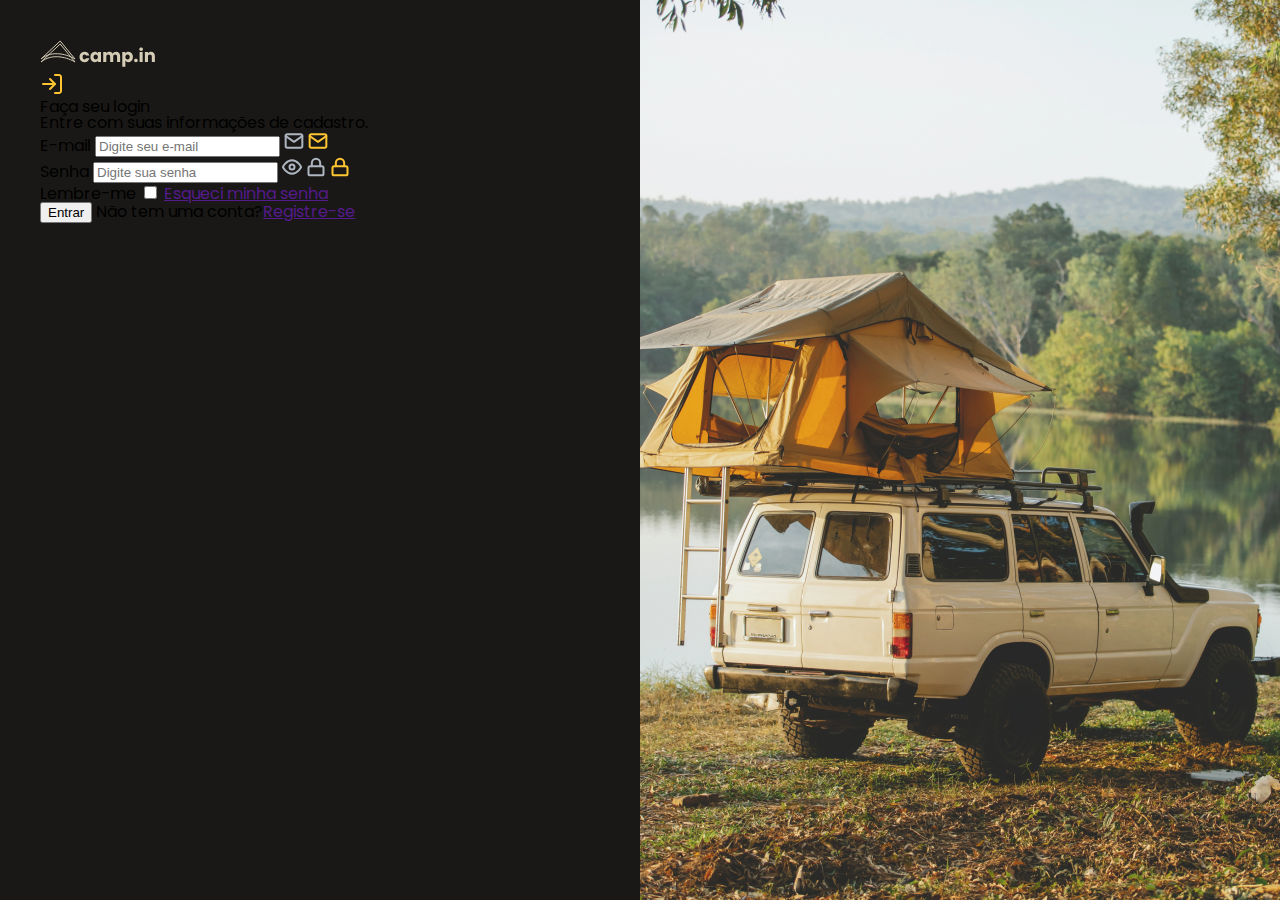
<file: challenges/login-form/index.html>
<!DOCTYPE html>
<html lang="pt-br">
<head>
	<meta charset="UTF-8">
	<meta name="viewport" content="width=device-width, initial-scale=1.0">
	<title>Login Form</title>
	<link rel="stylesheet" href="css/styles.css">
</head>
<body>
	<div class="container">
		<div class="container__main">
			<header class="header">
				<img src="assets/logo.svg" alt="Logo">
			</header>
			<main class="main">
				<img src="assets/log-in.svg" alt="Log-in icon">
				<h1>Faça seu login</h1>
				<p>Entre com suas informações de cadastro.</p>
				<form action="">
					<div class="input__group">
						<label for="email">E-mail</label>
						<input type="email" id="email" placeholder="Digite seu e-mail">
						<img class="input__icon" src="assets/mail.svg" alt="E-mail icon">
						<img class="input__icon input__icon-focus" src="assets/mail-focus.svg" alt="E-mail on focus icon">
					</div>
					<div class="input__group">
						<label for="password">Senha</label>
						<input type="password" id="password" placeholder="Digite sua senha">
						<img class="input__icon input__password" src="assets/eye.svg" alt="Eye icon">
						<img class="input__icon" src="assets/lock.svg" alt="Lock icon">
						<img class="input__icon input__icon-focus" src="assets/lock-focus.svg" alt="Lock on focus icon">
					</div>
					<div class="input__group">
						<label for="remember">Lembre-me</label>
						<input type="checkbox" id="remember">
						<a class="form__text form__link" href="">Esqueci minha senha</a>
					</div>
					<button>Entrar</button>
					<span class="form__text">Não tem uma conta?<a class="form__link" href="">Registre-se</a></span>
				</form>
			</main>
		</div>
		<img class="container__image" src="assets/side-image-2x.jpg" alt="Image of a car with a camping tent on top, with a lake in the background">
	</div>
</body>
</html>
</file>
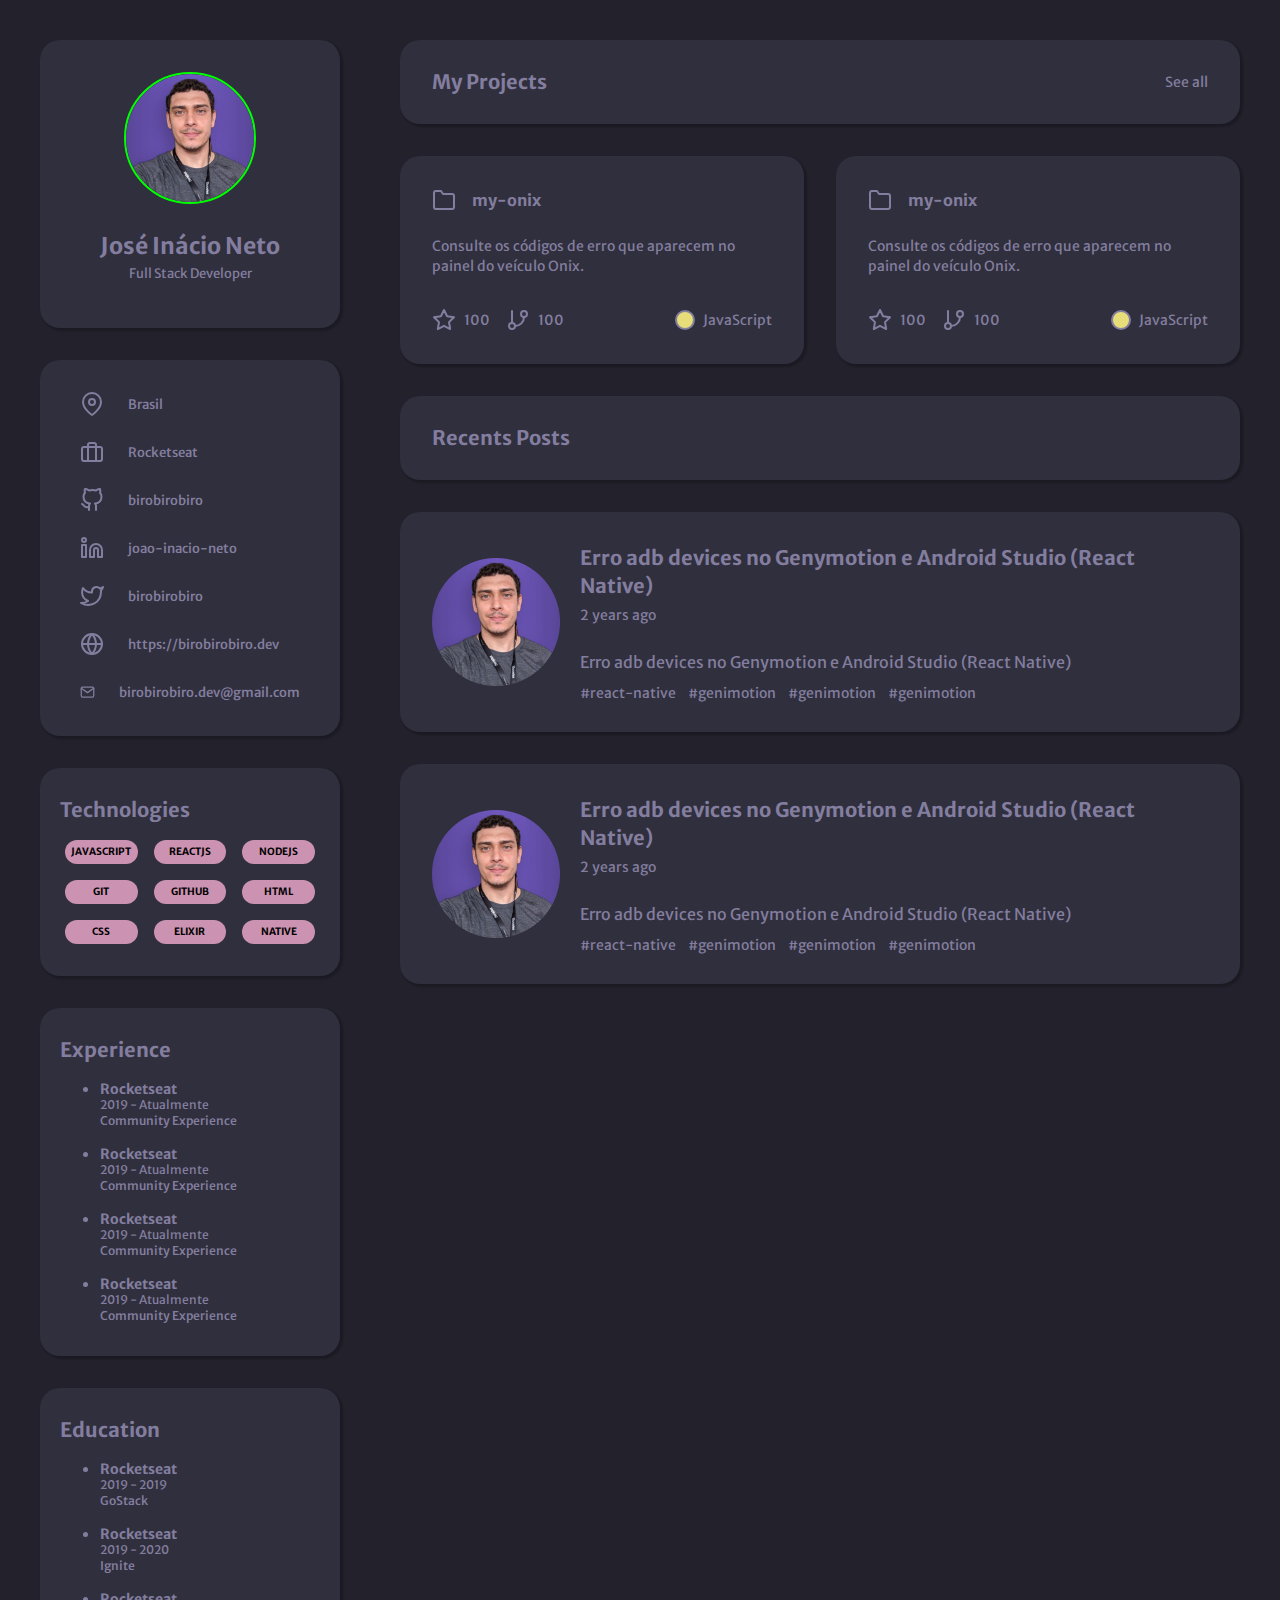
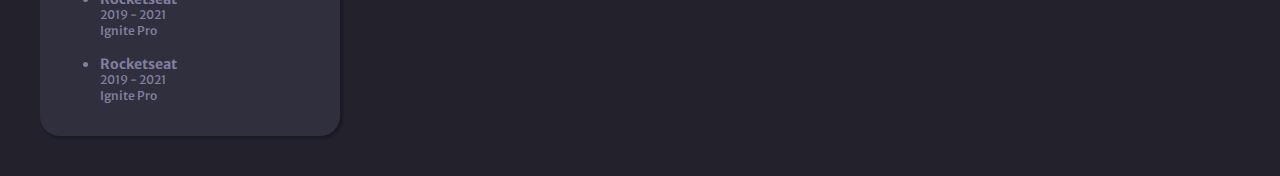
<file: challenges/portfolio/index.html>
<!DOCTYPE html>
<html lang="en">
<head>
	<meta charset="UTF-8">
	<meta name="viewport" content="width=device-width, initial-scale=1.0">
	<title>Portfolio</title>
	<link rel="stylesheet" href="css/styles.css">
	<link rel="icon" type="image/x-icon" href="assets/img/favicon.ico">
</head>
<body>
	<main class="container">
		<aside class="sidebar">
			<div class="profile">
				<img class="profile__img" src="assets/img/profile-photo.png" alt="Profile photo">
				<h1 class="profile__name title__primary">José Inácio Neto</h1>
				<p class="profile__role">Full Stack Developer</p>
			</div>
			<div class="socialmedias">
				<ul class="socialmedias__list">
					<li class="socialmedia__item">
						<a href="">
							<svg xmlns="http://www.w3.org/2000/svg" width="24" height="24" viewBox="0 0 24 24" fill="none" stroke="currentColor" stroke-width="2" stroke-linecap="round" stroke-linejoin="round" class="feather feather-map-pin"><path d="M21 10c0 7-9 13-9 13s-9-6-9-13a9 9 0 0 1 18 0z"></path><circle cx="12" cy="10" r="3"></circle></svg>
							<span>Brasil</span>
						</a>
					</li>
					<li class="socialmedia__item">
						<a href="">
							<svg xmlns="http://www.w3.org/2000/svg" width="24" height="24" viewBox="0 0 24 24" fill="none" stroke="currentColor" stroke-width="2" stroke-linecap="round" stroke-linejoin="round" class="feather feather-briefcase"><rect x="2" y="7" width="20" height="14" rx="2" ry="2"></rect><path d="M16 21V5a2 2 0 0 0-2-2h-4a2 2 0 0 0-2 2v16"></path></svg>
							<span>Rocketseat</span>
						</a>
					</li>
					<li class="socialmedia__item">
						<a href="">
							<svg xmlns="http://www.w3.org/2000/svg" width="24" height="24" viewBox="0 0 24 24" fill="none" stroke="currentColor" stroke-width="2" stroke-linecap="round" stroke-linejoin="round" class="feather feather-github"><path d="M9 19c-5 1.5-5-2.5-7-3m14 6v-3.87a3.37 3.37 0 0 0-.94-2.61c3.14-.35 6.44-1.54 6.44-7A5.44 5.44 0 0 0 20 4.77 5.07 5.07 0 0 0 19.91 1S18.73.65 16 2.48a13.38 13.38 0 0 0-7 0C6.27.65 5.09 1 5.09 1A5.07 5.07 0 0 0 5 4.77a5.44 5.44 0 0 0-1.5 3.78c0 5.42 3.3 6.61 6.44 7A3.37 3.37 0 0 0 9 18.13V22"></path></svg>
							<span>birobirobiro</span>
						</a>
					</li>
					<li class="socialmedia__item">
						<a href="">
							<svg xmlns="http://www.w3.org/2000/svg" width="24" height="24" viewBox="0 0 24 24" fill="none" stroke="currentColor" stroke-width="2" stroke-linecap="round" stroke-linejoin="round" class="feather feather-linkedin"><path d="M16 8a6 6 0 0 1 6 6v7h-4v-7a2 2 0 0 0-2-2 2 2 0 0 0-2 2v7h-4v-7a6 6 0 0 1 6-6z"></path><rect x="2" y="9" width="4" height="12"></rect><circle cx="4" cy="4" r="2"></circle></svg>
							<span>joao-inacio-neto</span>
						</a>
					</li>
					<li class="socialmedia__item">
						<a href="">
							<svg xmlns="http://www.w3.org/2000/svg" width="24" height="24" viewBox="0 0 24 24" fill="none" stroke="currentColor" stroke-width="2" stroke-linecap="round" stroke-linejoin="round" class="feather feather-twitter"><path d="M23 3a10.9 10.9 0 0 1-3.14 1.53 4.48 4.48 0 0 0-7.86 3v1A10.66 10.66 0 0 1 3 4s-4 9 5 13a11.64 11.64 0 0 1-7 2c9 5 20 0 20-11.5a4.5 4.5 0 0 0-.08-.83A7.72 7.72 0 0 0 23 3z"></path></svg>
							<span>birobirobiro</span>
						</a>
					</li>
					<li class="socialmedia__item">
						<a href="">
							<svg xmlns="http://www.w3.org/2000/svg" width="24" height="24" viewBox="0 0 24 24" fill="none" stroke="currentColor" stroke-width="2" stroke-linecap="round" stroke-linejoin="round" class="feather feather-globe"><circle cx="12" cy="12" r="10"></circle><line x1="2" y1="12" x2="22" y2="12"></line><path d="M12 2a15.3 15.3 0 0 1 4 10 15.3 15.3 0 0 1-4 10 15.3 15.3 0 0 1-4-10 15.3 15.3 0 0 1 4-10z"></path></svg>
							<span>https://birobirobiro.dev</span>
						</a>
					</li>
					<li class="socialmedia__item">
						<a href="">
							<svg xmlns="http://www.w3.org/2000/svg" width="24" height="24" viewBox="0 0 24 24" fill="none" stroke="currentColor" stroke-width="2" stroke-linecap="round" stroke-linejoin="round" class="feather feather-mail"><path d="M4 4h16c1.1 0 2 .9 2 2v12c0 1.1-.9 2-2 2H4c-1.1 0-2-.9-2-2V6c0-1.1.9-2 2-2z"></path><polyline points="22,6 12,13 2,6"></polyline></svg>
							<span>birobirobiro.dev@gmail.com</span>
						</a>
					</li>
				</ul>
			</div>
			<div class="tech">
				<h2 class="tech__title title__secondary">Technologies</h2>
				<ul class="tech__list">
					<li class="tech__item">javascript</li>
					<li class="tech__item">reactjs</li>
					<li class="tech__item">nodejs</li>
					<li class="tech__item">git</li>
					<li class="tech__item">github</li>
					<li class="tech__item">html</li>
					<li class="tech__item">css</li>
					<li class="tech__item">elixir</li>
					<li class="tech__item">native</li>
				</ul>
			</div>
			<div class="experience">
				<h2 class="experience__title title__secondary">Experience</h2>
				<ul class="experience__list">
					<li class="experience__item">
						<p class="experience__company">Rocketseat</p>
						<p class="experience__date">2019 - Atualmente</p>
						<p class="experience__type">Community Experience</p>
					</li>
					<li class="experience__item">
						<p class="experience__company">Rocketseat</p>
						<p class="experience__date">2019 - Atualmente</p>
						<p class="experience__type">Community Experience</p>
					</li>
					<li class="experience__item">
						<p class="experience__company">Rocketseat</p>
						<p class="experience__date">2019 - Atualmente</p>
						<p class="experience__type">Community Experience</p>
					</li>
					<li class="experience__item">
						<p class="experience__company">Rocketseat</p>
						<p class="experience__date">2019 - Atualmente</p>
						<p class="experience__type">Community Experience</p>
					</li>
				</ul>
			</div>
			<div class="education">
				<h2 class="education__title title__secondary">Education</h2>
				<ul class="education__list">
					<li class="education__item">
						<p class="education__company">Rocketseat</p>
						<p class="education__date">2019 - 2019</p>
						<p class="education__course">GoStack</p>
					</li>
					<li class="education__item">
						<p class="education__company">Rocketseat</p>
						<p class="education__date">2019 - 2020</p>
						<p class="education__course">Ignite</p>
					</li>
					<li class="education__item">
						<p class="education__company">Rocketseat</p>
						<p class="education__date">2019 - 2021</p>
						<p class="education__course">Ignite Pro</p>
					</li>
					<li class="education__item">
						<p class="education__company">Rocketseat</p>
						<p class="education__date">2019 - 2021</p>
						<p class="education__course">Ignite Pro</p>
					</li>
				</ul>
			</div>
		</aside>
		<div class="publications">
			<section class="section">
				<header class="section__header projects__header">
					<h2 class="section__title title__secondary">My Projects</h2>
					<a href="">See all</a>
				</header>
				<div class="project__list">
					<article class="project__card">
						<header class="project__header">
							<svg xmlns="http://www.w3.org/2000/svg" width="24" height="24" viewBox="0 0 24 24" fill="none" stroke="currentColor" stroke-width="2" stroke-linecap="round" stroke-linejoin="round" class="feather feather-folder"><path d="M22 19a2 2 0 0 1-2 2H4a2 2 0 0 1-2-2V5a2 2 0 0 1 2-2h5l2 3h9a2 2 0 0 1 2 2z"></path></svg>
							<h3>my-onix</h3>
						</header>
						<p class="project__description">Consulte os códigos de erro que aparecem no painel do veículo Onix.</p>
						<footer class="project__footer">
							<div class="project__status">
								<div class="project__stars">
									<svg xmlns="http://www.w3.org/2000/svg" width="24" height="24" viewBox="0 0 24 24" fill="none" stroke="currentColor" stroke-width="2" stroke-linecap="round" stroke-linejoin="round" class="feather feather-star"><polygon points="12 2 15.09 8.26 22 9.27 17 14.14 18.18 21.02 12 17.77 5.82 21.02 7 14.14 2 9.27 8.91 8.26 12 2"></polygon></svg>
									<p>100</p>
								</div>
								<div class="project__branch">
									<svg xmlns="http://www.w3.org/2000/svg" width="24" height="24" viewBox="0 0 24 24" fill="none" stroke="currentColor" stroke-width="2" stroke-linecap="round" stroke-linejoin="round" class="feather feather-git-branch"><line x1="6" y1="3" x2="6" y2="15"></line><circle cx="18" cy="6" r="3"></circle><circle cx="6" cy="18" r="3"></circle><path d="M18 9a9 9 0 0 1-9 9"></path></svg>
									<p>100</p>
								</div>
							</div>
							<div class="project__language">
								<span class="language__color"></span>
								<p class="language__name">JavaScript</p>
							</div>
						</footer>
					</article>
					<article class="project__card">
						<header class="project__header">
							<svg xmlns="http://www.w3.org/2000/svg" width="24" height="24" viewBox="0 0 24 24" fill="none" stroke="currentColor" stroke-width="2" stroke-linecap="round" stroke-linejoin="round" class="feather feather-folder"><path d="M22 19a2 2 0 0 1-2 2H4a2 2 0 0 1-2-2V5a2 2 0 0 1 2-2h5l2 3h9a2 2 0 0 1 2 2z"></path></svg>
							<h3>my-onix</h3>
						</header>
						<p class="project__description">Consulte os códigos de erro que aparecem no painel do veículo Onix.</p>
						<footer class="project__footer">
							<div class="project__status">
								<div class="project__stars">
									<svg xmlns="http://www.w3.org/2000/svg" width="24" height="24" viewBox="0 0 24 24" fill="none" stroke="currentColor" stroke-width="2" stroke-linecap="round" stroke-linejoin="round" class="feather feather-star"><polygon points="12 2 15.09 8.26 22 9.27 17 14.14 18.18 21.02 12 17.77 5.82 21.02 7 14.14 2 9.27 8.91 8.26 12 2"></polygon></svg>
									<p>100</p>
								</div>
								<div class="project__branch">
									<svg xmlns="http://www.w3.org/2000/svg" width="24" height="24" viewBox="0 0 24 24" fill="none" stroke="currentColor" stroke-width="2" stroke-linecap="round" stroke-linejoin="round" class="feather feather-git-branch"><line x1="6" y1="3" x2="6" y2="15"></line><circle cx="18" cy="6" r="3"></circle><circle cx="6" cy="18" r="3"></circle><path d="M18 9a9 9 0 0 1-9 9"></path></svg>
									<p>100</p>
								</div>
							</div>
							<div class="project__language">
								<span class="language__color"></span>
								<p class="language__name">JavaScript</p>
							</div>
						</footer>
					</article>
				</div>
			</section>
			<section class="section">
				<header class="section__header">
					<h2 class="section__title title__secondary">Recents Posts</h2>
				</header>
				<div class="posts__list">
					<a href="" class="post__link">
						<article class="post__card">
							<img src="assets/img/profile-photo.png" alt="" class="post__author">
							<div class="post__text">
								<h3 class="post__title">Erro adb devices no Genymotion e Android Studio (React Native)</h3>
								<p class="post__date">2 years ago</p>
								<p class="post__description">Erro adb devices no Genymotion e Android Studio (React Native)</p>
								<ul class="post__taglist">
									<li class="post__tag">#react-native</li>
									<li class="post__tag">#genimotion</li>
									<li class="post__tag">#genimotion</li>
									<li class="post__tag">#genimotion</li>
								</ul>
							</div>
						</article>
					</a>
					<a href="" class="post__link">
						<article class="post__card">
							<img src="assets/img/profile-photo.png" alt="" class="post__author">
							<div class="post__text">
								<h3 class="post__title">Erro adb devices no Genymotion e Android Studio (React Native)</h3>
								<p class="post__date">2 years ago</p>
								<p class="post__description">Erro adb devices no Genymotion e Android Studio (React Native)</p>
								<ul class="post__taglist">
									<li class="post__tag">#react-native</li>
									<li class="post__tag">#genimotion</li>
									<li class="post__tag">#genimotion</li>
									<li class="post__tag">#genimotion</li>
								</ul>
							</div>
						</article>
					</a>
				</div>
			</section>
		</div>
	</main>
</body>
</html>
</file>
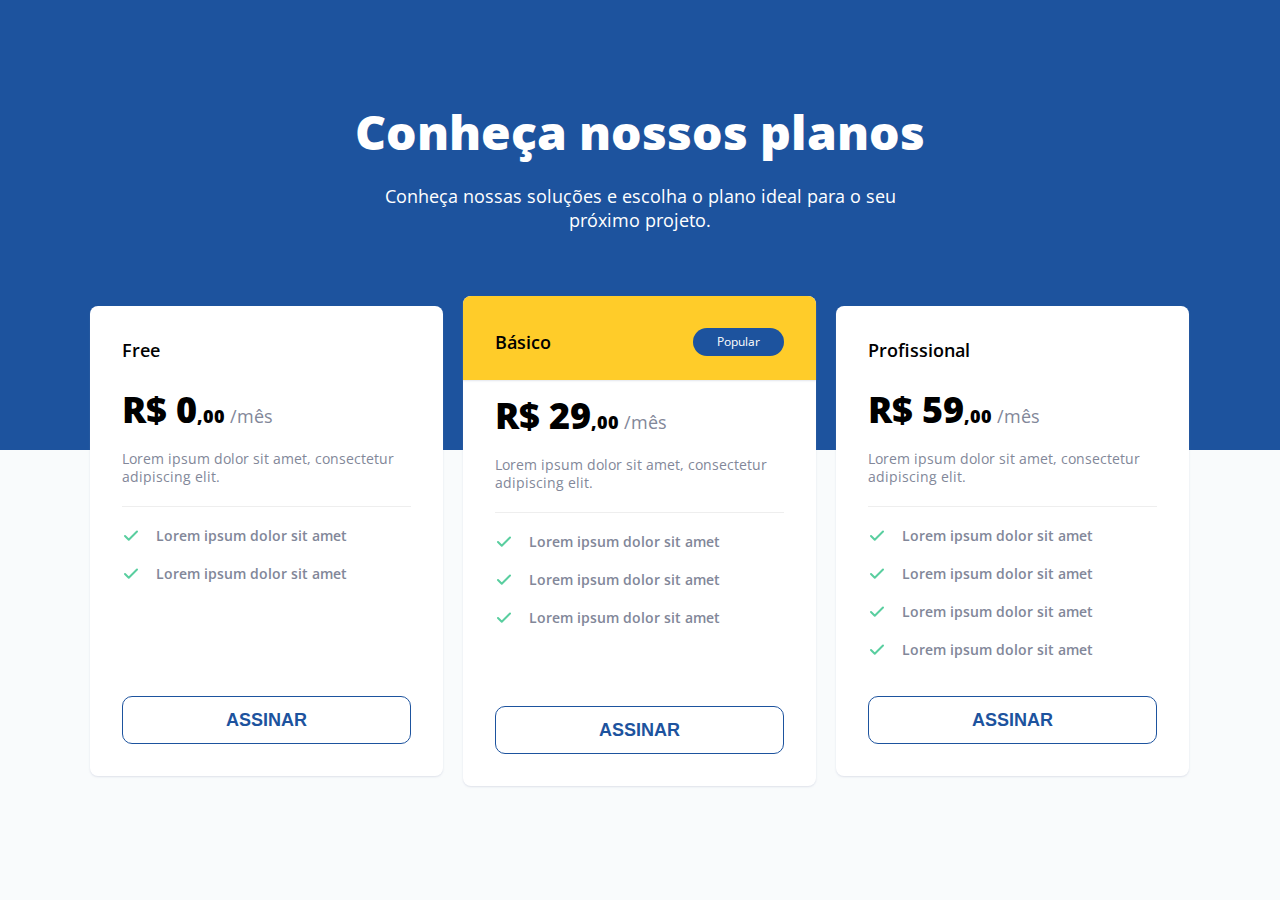
<file: challenges/pricing-table/index.html>
<!DOCTYPE html>
<html lang="pt-br">
<head>
	<meta charset="UTF-8">
	<meta name="viewport" content="width=device-width, initial-scale=1.0">
	<title>Pricing Table</title>
	<link rel="stylesheet" href="css/styles.css">
</head>
<body>
	<header class="header">
		<div class="header__background"></div>
		<div class="container">
			<h1>Conheça nossos planos</h1>
			<p>Conheça nossas soluções e escolha o plano ideal para o seu próximo projeto.</p>
		</div>
	</header>
	<main class="main container">
		<div class="card">
			<header class="card__header">
				<h2 class="card__title">Free</h2>
			</header>
			<div class="card__body">
				<p class="card__price">R$ 0<span>,00</span><span> /mês</span></p>
				<p class="card__description">Lorem ipsum dolor sit amet, consectetur adipiscing elit.</p>
				<div class="card__divider"></div>
				<ul class="card__list">
					<li class="list__item">
						<svg width="18" height="18" viewBox="0 0 18 18" fill="none" xmlns="http://www.w3.org/2000/svg"><path d="M15 4.5L6.75 12.75L3 9" stroke="#59CE9F" stroke-width="2" stroke-linecap="round" stroke-linejoin="round"/></svg>
						<span>Lorem ipsum dolor sit amet</span>
					</li>
					<li class="list__item">
						<svg width="18" height="18" viewBox="0 0 18 18" fill="none" xmlns="http://www.w3.org/2000/svg"><path d="M15 4.5L6.75 12.75L3 9" stroke="#59CE9F" stroke-width="2" stroke-linecap="round" stroke-linejoin="round"/></svg>
						<span>Lorem ipsum dolor sit amet</span>
					</li>
				</ul>
				<button class="button button__secondary">Assinar</button>
			</div>
		</div>
		<div class="card card__popular">
			<header class="card__header">
				<h2 class="card__title">Básico</h2>
				<span>Popular</span>
			</header>
			<div class="card__body">
				<p class="card__price">R$ 29<span>,00</span><span> /mês</span></p>
				<p class="card__description">Lorem ipsum dolor sit amet, consectetur adipiscing elit.</p>
				<div class="card__divider"></div>
				<ul class="card__list">
					<li class="list__item">
						<svg width="18" height="18" viewBox="0 0 18 18" fill="none" xmlns="http://www.w3.org/2000/svg"><path d="M15 4.5L6.75 12.75L3 9" stroke="#59CE9F" stroke-width="2" stroke-linecap="round" stroke-linejoin="round"/></svg>
						<span>Lorem ipsum dolor sit amet</span>
					</li>
					<li class="list__item">
						<svg width="18" height="18" viewBox="0 0 18 18" fill="none" xmlns="http://www.w3.org/2000/svg"><path d="M15 4.5L6.75 12.75L3 9" stroke="#59CE9F" stroke-width="2" stroke-linecap="round" stroke-linejoin="round"/></svg>
						<span>Lorem ipsum dolor sit amet</span>
					</li>
					<li class="list__item">
						<svg width="18" height="18" viewBox="0 0 18 18" fill="none" xmlns="http://www.w3.org/2000/svg"><path d="M15 4.5L6.75 12.75L3 9" stroke="#59CE9F" stroke-width="2" stroke-linecap="round" stroke-linejoin="round"/></svg>
						<span>Lorem ipsum dolor sit amet</span>
					</li>
				</ul>
				<button class="button button__primary">Assinar</button>
			</div>
		</div>
		<div class="card">
			<header class="card__header">
				<h2 class="card__title">Profissional</h2>
			</header>
			<div class="card__body">
				<p class="card__price">R$ 59<span>,00</span><span> /mês</span></p>
				<p class="card__description">Lorem ipsum dolor sit amet, consectetur adipiscing elit.</p>
				<div class="card__divider"></div>
				<ul class="card__list">
					<li class="list__item">
						<svg width="18" height="18" viewBox="0 0 18 18" fill="none" xmlns="http://www.w3.org/2000/svg"><path d="M15 4.5L6.75 12.75L3 9" stroke="#59CE9F" stroke-width="2" stroke-linecap="round" stroke-linejoin="round"/></svg>
						<span>Lorem ipsum dolor sit amet</span>
					</li>
					<li class="list__item">
						<svg width="18" height="18" viewBox="0 0 18 18" fill="none" xmlns="http://www.w3.org/2000/svg"><path d="M15 4.5L6.75 12.75L3 9" stroke="#59CE9F" stroke-width="2" stroke-linecap="round" stroke-linejoin="round"/></svg>
						<span>Lorem ipsum dolor sit amet</span>
					</li>
					<li class="list__item">
						<svg width="18" height="18" viewBox="0 0 18 18" fill="none" xmlns="http://www.w3.org/2000/svg"><path d="M15 4.5L6.75 12.75L3 9" stroke="#59CE9F" stroke-width="2" stroke-linecap="round" stroke-linejoin="round"/></svg>
						<span>Lorem ipsum dolor sit amet</span>
					</li>
					<li class="list__item">
						<svg width="18" height="18" viewBox="0 0 18 18" fill="none" xmlns="http://www.w3.org/2000/svg"><path d="M15 4.5L6.75 12.75L3 9" stroke="#59CE9F" stroke-width="2" stroke-linecap="round" stroke-linejoin="round"/></svg>
						<span>Lorem ipsum dolor sit amet</span>
					</li>
				</ul>
				<button class="button button__secondary">Assinar</button>
			</div>
		</div>
	</main>
</body>
</html>
</file>
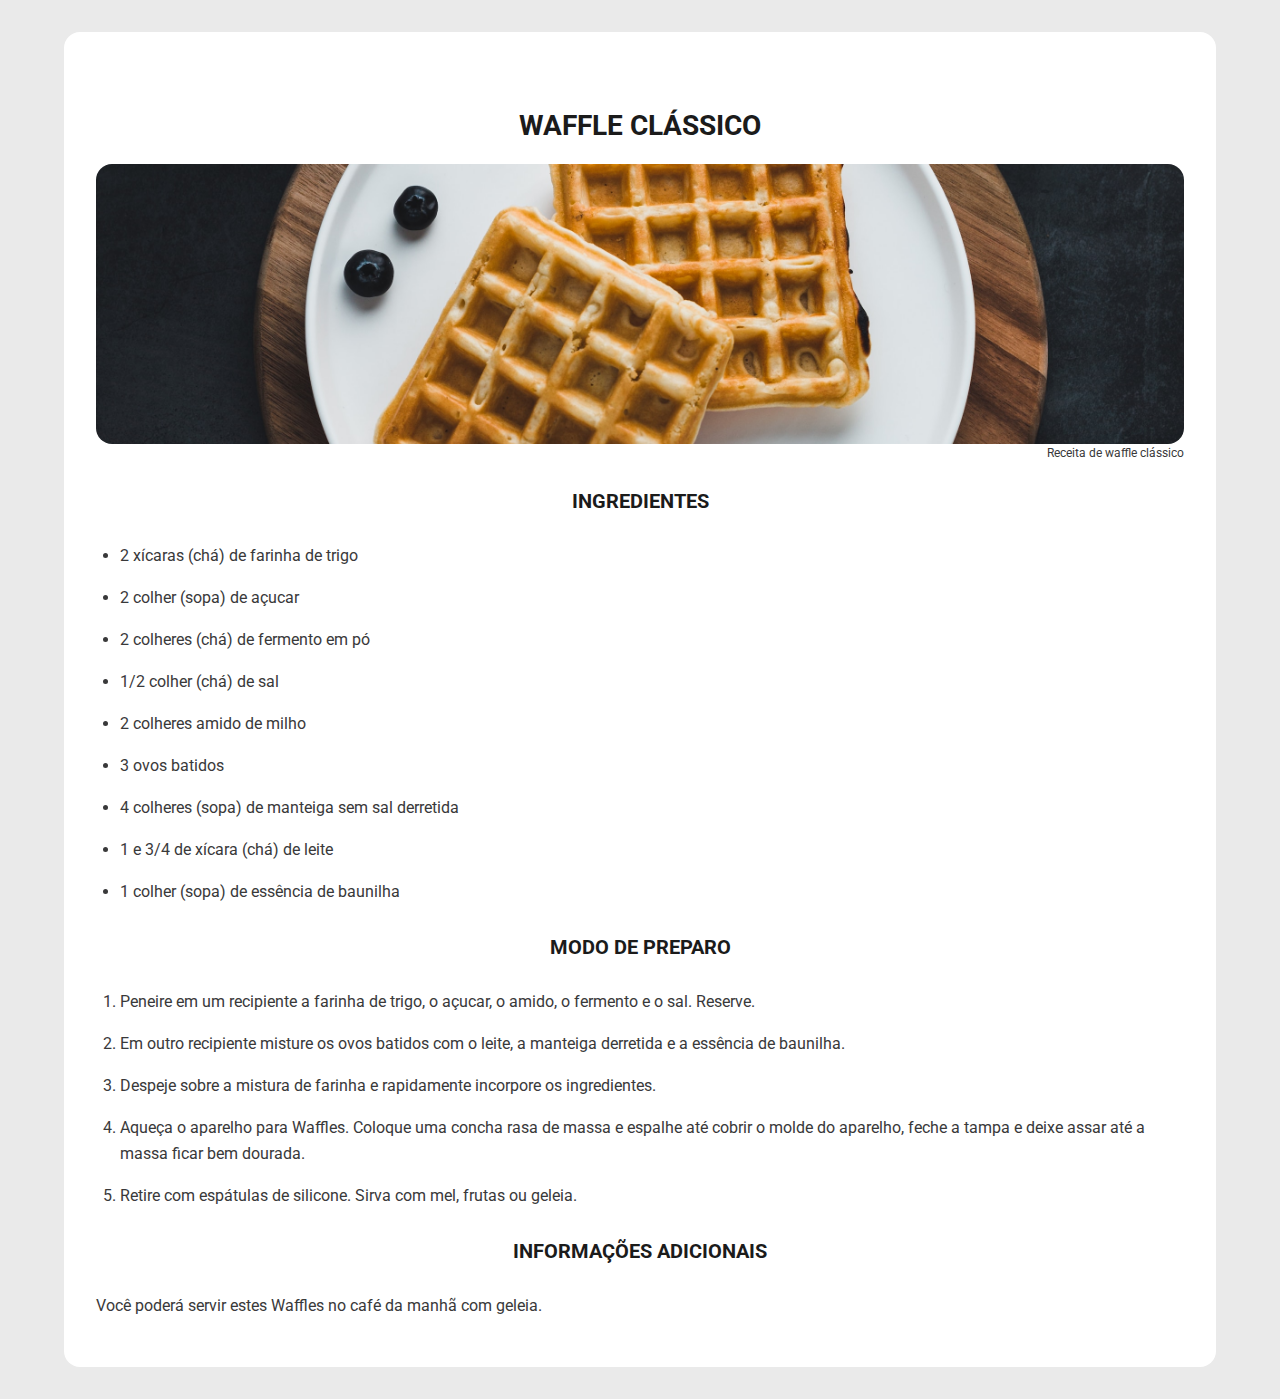
<file: challenges/recipe-page/index.html>
<!DOCTYPE html>
<html lang="en">
<head>
	<meta charset="UTF-8">
	<meta name="viewport" content="width=device-width, initial-scale=1.0">
	<title>Recipe</title>
	<link rel="stylesheet" href="css/styles.css">
</head>
<body>
	<div class="container">
		<header class="header">
			<h1 class="header__title">Waffle clássico</h1>
			<figure>
				<img src="assets/waffle.jpg" alt="Image of a waffle">
				<figcaption>Receita de waffle clássico</figcaption>
			</figure>
		</header>
		<main class="recipe">
			<h2 class="recipe__title">Ingredientes</h2>
			<ul class="recipe__list">
				<li class="list__item">2 xícaras (chá) de farinha de trigo</li>
				<li class="list__item">2 colher (sopa) de açucar</li>
				<li class="list__item">2 colheres (chá) de fermento em pó</li>
				<li class="list__item">1/2 colher (chá) de sal</li>
				<li class="list__item">2 colheres amido de milho</li>
				<li class="list__item">3 ovos batidos</li>
				<li class="list__item">4 colheres (sopa) de manteiga sem sal derretida</li>
				<li class="list__item">1 e 3/4 de xícara (chá) de leite</li>
				<li class="list__item">1 colher (sopa) de essência de baunilha</li>
			</ul>
			<h2 class="recipe__title">Modo de preparo</h2>
			<ol class="recipe__list">
				<li class="list__item">Peneire em um recipiente a farinha de trigo, o açucar, o amido, o fermento e o sal. Reserve.</li>
				<li class="list__item">Em outro recipiente misture os ovos batidos com o leite, a manteiga derretida e a essência de baunilha.</li>
				<li class="list__item">Despeje sobre a mistura de farinha e rapidamente incorpore os ingredientes.</li>
				<li class="list__item">Aqueça o aparelho para Waffles. Coloque uma concha rasa de massa e espalhe até cobrir o molde do aparelho, feche a tampa e deixe assar até a massa ficar bem dourada.</li>
				<li class="list__item">Retire com espátulas de silicone. Sirva com mel, frutas ou geleia.</li>
			</ol>
			<h2 class="recipe__title">Informações adicionais</h2>
			<p class="recipe__info">Você poderá servir estes Waffles no café da manhã com geleia.</p>
		</main>
	</div>
</body>
</html>
</file>
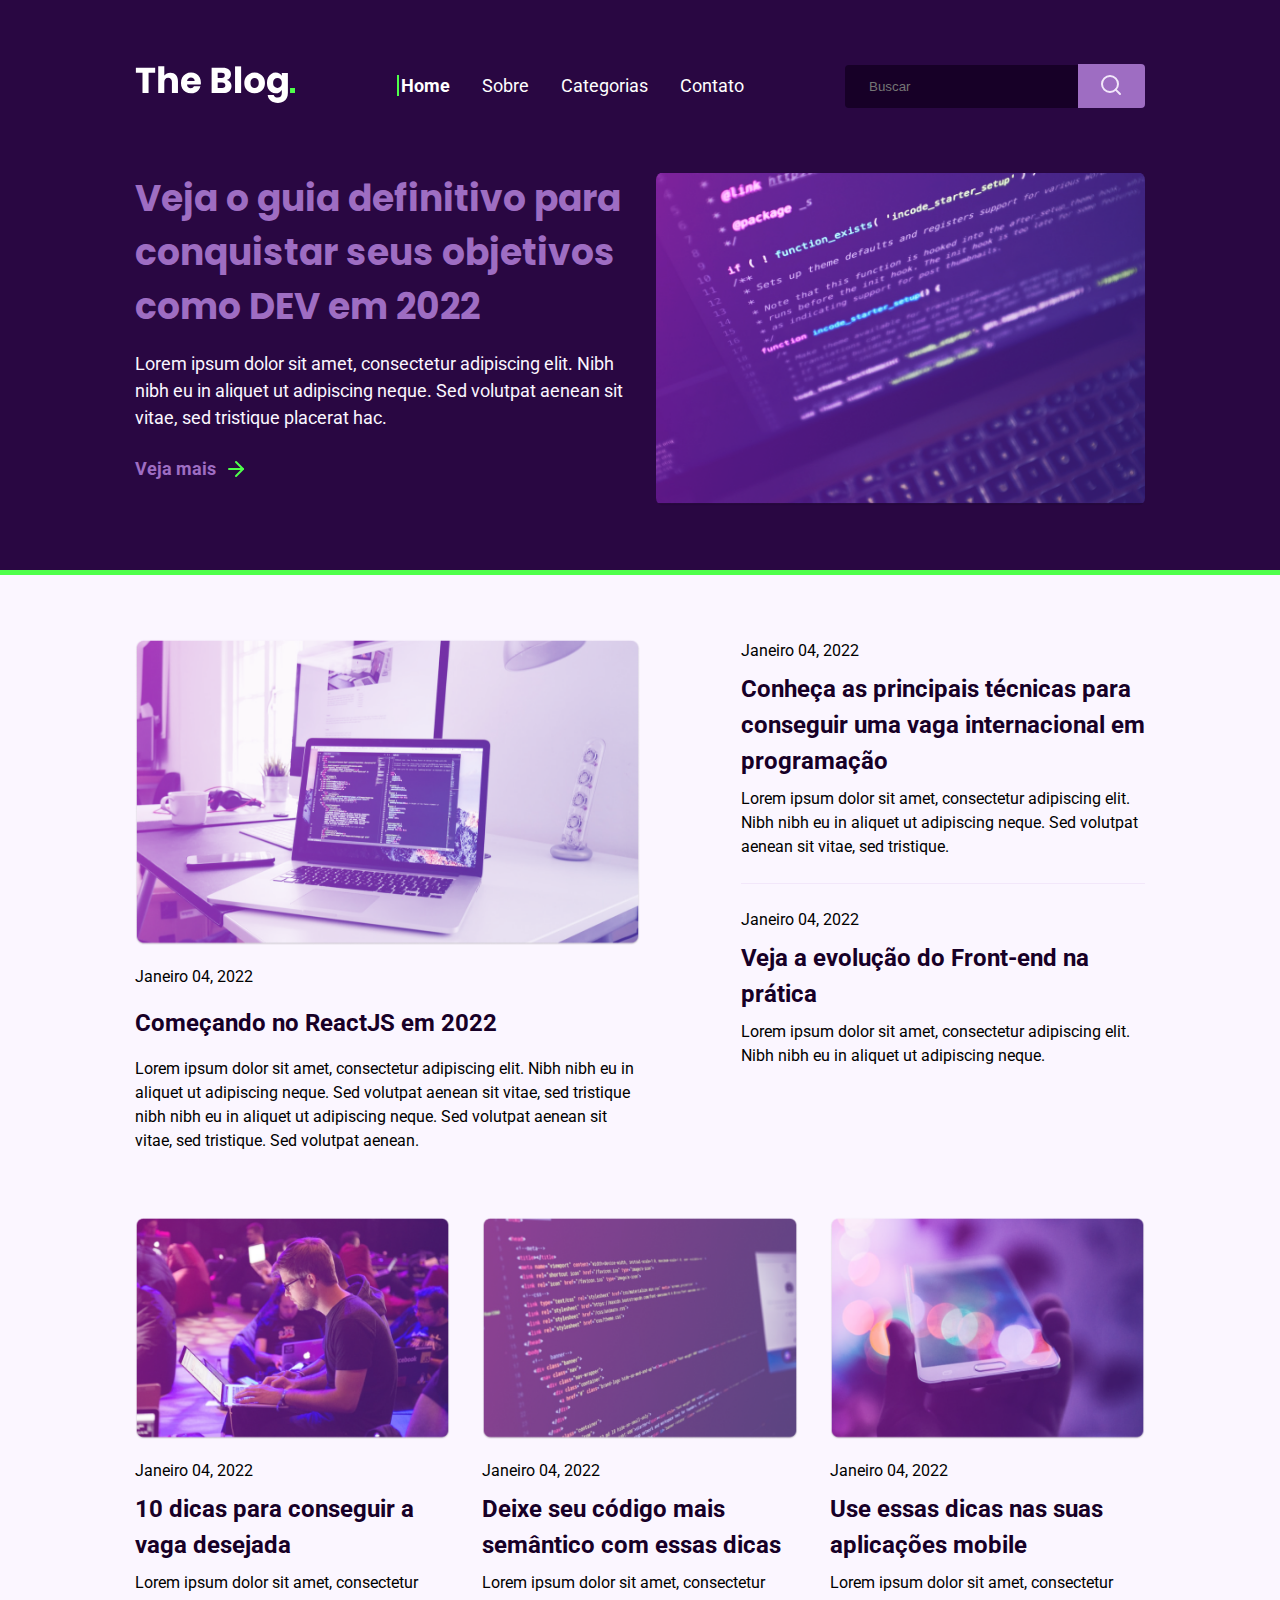
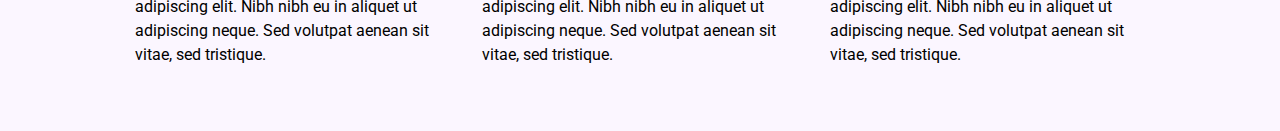
<file: challenges/rocketblog/index.html>
<!DOCTYPE html>
<html lang="pt-br">
<head>
	<meta charset="UTF-8">
	<meta name="viewport" content="width=device-width, initial-scale=1.0">
	<title>RocketBlog</title>
	<link rel="stylesheet" href="css/styles.css">
</head>
<body>
	<header class="header">
		<div class="container">
      <a href="index.html" title="Logo"><img src="assets/svg/logo.svg" alt="Blog logo" class="header__logo"></a>
      <nav class="header__nav">
        <ul>
          <li>
            <a href="index.html" class="nav__link nav__link-active" title="Home">Home</a>
          </li>
          <li>
            <a href="" class="nav__link" title="Sobre">Sobre</a>
          </li>
          <li>
            <a href="" class="nav__link" title="Categoria">Categorias</a>
          </li>
          <li>
            <a href="" class="nav__link" title="Contato">Contato</a>
          </li>
        </ul>
      </nav>
      <form action="" class="header__search">
        <input type="search" id="search" name="search" placeholder="Buscar" class="search__input">
        <button class="search__button">
          <img src="assets/svg/search.svg" alt="Search icon" title="Pesquisar">
        </button>
      </form>
    </div>
	</header>
  <main class="main">
    <div class="container">
      <div class="main__content">
        <h1 class="main__title">Veja o guia definitivo para conquistar seus objetivos como DEV em 2022</h1>
        <p class="main__text">Lorem ipsum dolor sit amet, consectetur adipiscing elit. Nibh nibh eu in aliquet ut adipiscing neque. Sed volutpat aenean sit vitae, sed tristique placerat hac.</p>
        <div class="main__readmore">
          <p class="readmore__text">Veja mais</p>
          <img src="assets/svg/arrow-right.svg" alt="" class="readmore__arrow">
        </div>
      </div>
      <div class="main__image">
        <img src="assets/img/featured-image.png" alt="Image of a computer screen with codes">
      </div>
    </div>
  </main>
  <section class="container posts__section">
    <div class="posts__primary">
      <article class="post__main">
        <img src="assets/img/post-1.png" alt="Post banner image" class="post__image">
        <span class="post__date">Janeiro 04, 2022</span>
        <h2 class="post__title">Começando no ReactJS em 2022</h2>
        <p class="post__text">Lorem ipsum dolor sit amet, consectetur adipiscing elit. Nibh nibh eu in aliquet ut adipiscing neque. Sed volutpat aenean sit vitae, sed tristique nibh nibh eu in aliquet ut adipiscing neque. Sed volutpat aenean sit vitae, sed tristique. Sed volutpat aenean.</p>
      </article>
      <div class="post__others">
        <article class="post">
          <span class="post__date">Janeiro 04, 2022</span>
          <h2 class="post__title">Conheça as principais técnicas para conseguir uma vaga internacional em programação</h2>
          <p class="post__text">Lorem ipsum dolor sit amet, consectetur adipiscing elit. Nibh nibh eu in aliquet ut adipiscing neque. Sed volutpat aenean sit vitae, sed tristique.</p>
        </article>
        <article class="post">
          <span class="post__date">Janeiro 04, 2022</span>
          <h2 class="post__title">Veja a evolução do Front-end na prática</h2>
          <p class="post__text">Lorem ipsum dolor sit amet, consectetur adipiscing elit. Nibh nibh eu in aliquet ut adipiscing neque.</p>
        </article>
      </div>
    </div>
    <div class="posts__secondary">
      <article class="post">
        <img src="assets/img/post-2.png" alt="Post banner image" class="post__image">
        <span class="post__date">Janeiro 04, 2022</span>
        <h2 class="post__title">10 dicas para conseguir a vaga desejada</h2>
        <p class="post__text">Lorem ipsum dolor sit amet, consectetur adipiscing elit. Nibh nibh eu in aliquet ut adipiscing neque. Sed volutpat aenean sit vitae, sed tristique.</p>
      </article>
      <article class="post">
        <img src="assets/img/post-3.png" alt="Post banner image" class="post__image">
        <span class="post__date">Janeiro 04, 2022</span>
        <h2 class="post__title">Deixe seu código mais semântico com essas dicas</h2>
        <p class="post__text">Lorem ipsum dolor sit amet, consectetur adipiscing elit. Nibh nibh eu in aliquet ut adipiscing neque. Sed volutpat aenean sit vitae, sed tristique.</p>
      </article>
      <article class="post">
        <img src="assets/img/post-4.png" alt="Post banner image" class="post__image">
        <span class="post__date">Janeiro 04, 2022</span>
        <h2 class="post__title">Use essas dicas nas suas aplicações mobile</h2>
        <p class="post__text">Lorem ipsum dolor sit amet, consectetur adipiscing elit. Nibh nibh eu in aliquet ut adipiscing neque. Sed volutpat aenean sit vitae, sed tristique.</p>
      </article>
    </div>
  </section>
</body>
</html>
</file>
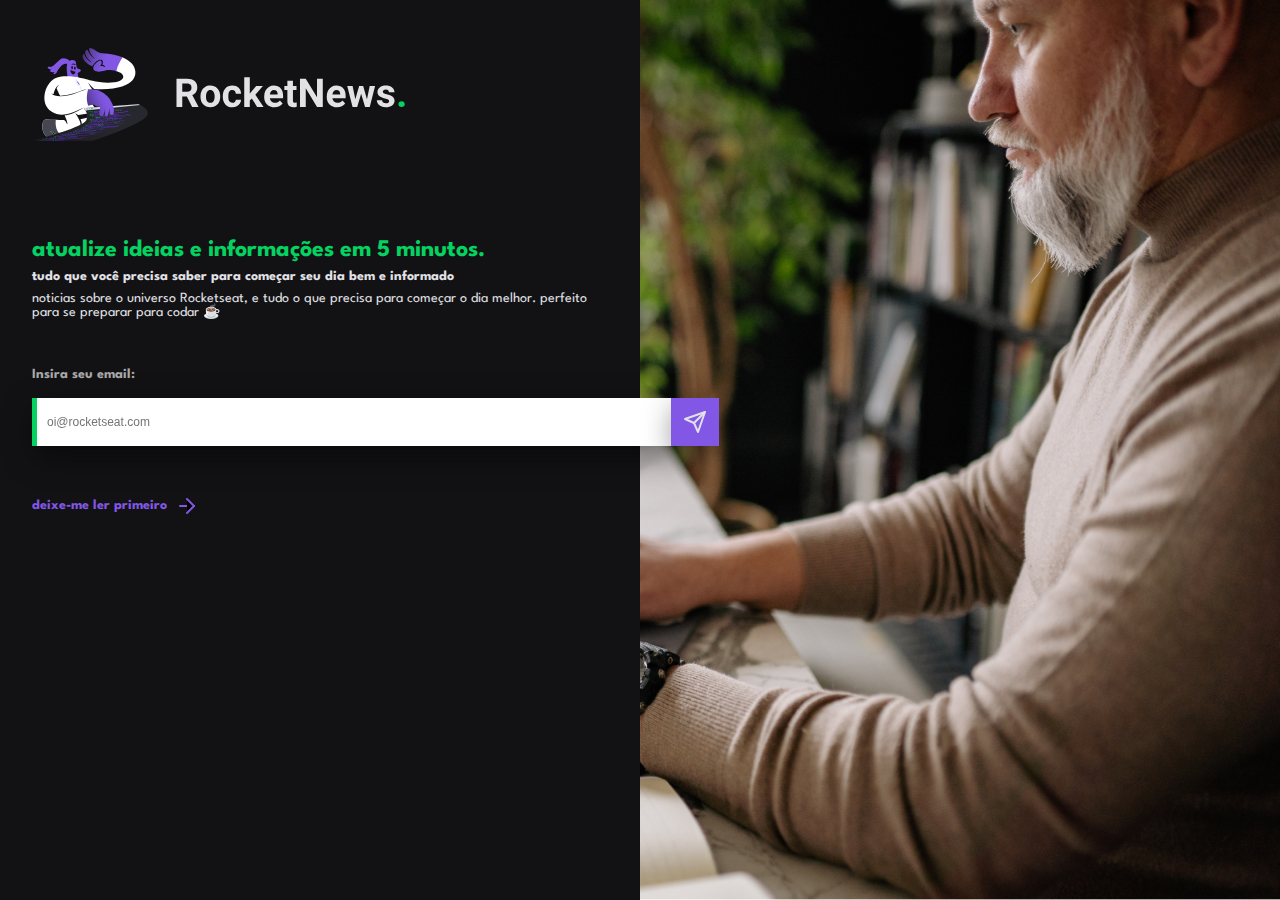
<file: challenges/rocketnews/index.html>
<!DOCTYPE html>
<html lang="en">
<head>
	<meta charset="UTF-8">
	<meta name="viewport" content="width=device-width, initial-scale=1.0">
	<title>RocketNews</title>
	<link rel="stylesheet" href="css/styles.css">
	<link rel="icon" type="image/x-icon" href="assets/img/icon.png">
</head>
<body>
	<div class="background__image"></div>
	<header class="header">
		<img src="assets/svg/logo.svg" alt="RocketNews logo" class="header__logo">
	</header>
	<main class="main">
		<div class="main__text">
			<h1>atualize ideias e informações em 5 minutos.</h1>
			<h2>tudo que você precisa saber para começar seu dia bem e informado</h2>
			<p>noticias sobre o universo Rocketseat, e tudo o que precisa para começar o dia melhor. perfeito para se preparar para codar ☕</p>
		</div>
	</main>
	<div class="form">
		<form action="">
			<label for="email">Insira seu email:</label><br>
			<input type="email" id="email" name="email" placeholder="oi@rocketseat.com">
			<button type="submit">
				<svg xmlns="http://www.w3.org/2000/svg" width="24" height="24" viewBox="0 0 24 24" fill="none" stroke="currentColor" stroke-width="2" stroke-linecap="round" stroke-linejoin="round" class="feather feather-send"><line x1="22" y1="2" x2="11" y2="13"></line><polygon points="22 2 15 22 11 13 2 9 22 2"></polygon></svg>
			</button>
		</form>
	</div>
	<div class="readmore">
		<a href="">
			<p>deixe-me ler primeiro</p>
			<svg xmlns="http://www.w3.org/2000/svg" width="24" height="24" viewBox="0 0 24 24" stroke="currentColor" stroke-width="2" stroke-linecap="round" stroke-linejoin="round" class="feather feather-arrow-right"><line x1="5" y1="12" x2="19" y2="12"></line><polyline points="12 5 19 12 12 19"></polyline></svg>
		</a>
	</div>
</body>
</html>
</file>
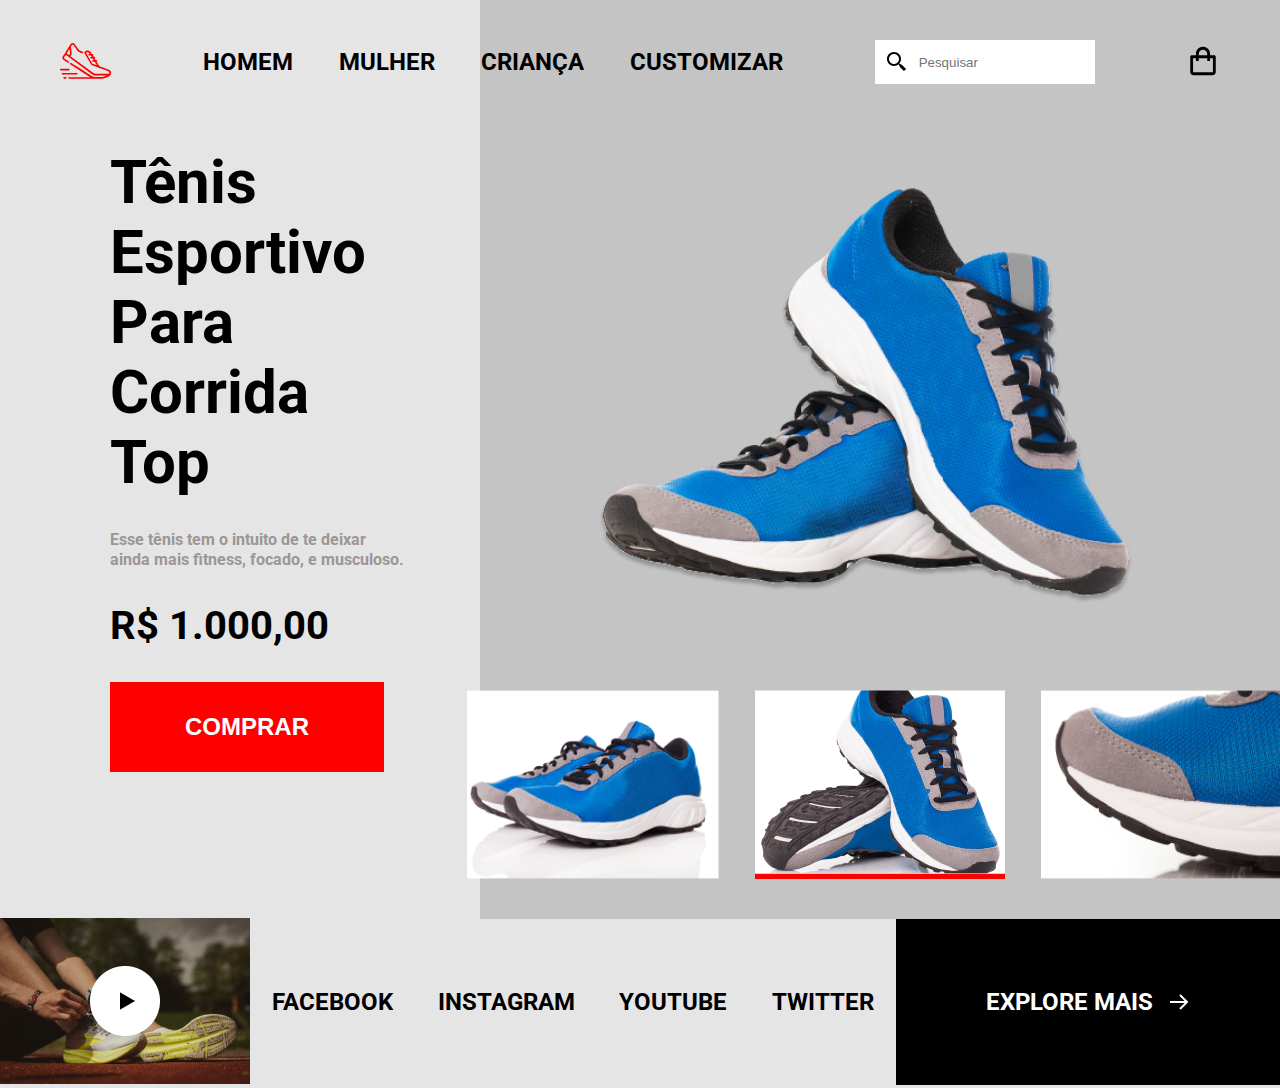
<file: challenges/rocketshoes/index.html>
<!DOCTYPE html>
<html lang="pt-br">
<head>
	<meta charset="UTF-8">
	<meta name="viewport" content="width=device-width, initial-scale=1.0">
	<title>RocketShoes</title>
	<link rel="stylesheet" href="css/styles.css">
  <link rel="icon" type="image/x-icon" href="assets/img/favicon.ico">
</head>
<body>
	<div class="container">
    <header class="header">
      <a class="header__logo" href="index.html" title="RocketShoes">
        <img src="assets/svg/logo.svg" alt="RocketShoes logo">
      </a>
      <nav class="header__nav">
        <ul class="nav__list">
          <li><a href="" title="Homem" class="nav__link">Homem</a></li>
          <li><a href="" title="Mulher" class="nav__link">Mulher</a></li>
          <li><a href="" title="Criança" class="nav__link">Criança</a></li>
          <li><a href="" title="Customizar" class="nav__link">Customizar</a></li>
        </ul>
      </nav>
      <div class="header__search">
        <label for="search" class="search__icon"></label>
        <input type="text" id="search" title="Fazer uma busca" placeholder="Pesquisar" class="search__input">
      </div>
      <a href="" class="header__cart">
        <img src="assets/svg/icon-bag.svg" alt="Shopping cart icon" title="Shopping Cart">
      </a>
    </header>
    <main class="main">
      <div class="main__text">
        <h1 class="product__title">Tênis Esportivo Para Corrida Top</h1>
        <p class="product__description">Esse tênis tem o intuito de te deixar ainda mais fitness, focado, e musculoso.</p>
        <span class="product__price">R$ 1.000,00</span>
        <button class="product__buy">Comprar</button>
      </div>
      <div class="main__product">
        <img src="assets/img/tenis-1-ampliado.png" alt="Product picture" class="product__image-amplified">
        <div class="product__gallery">
          <img src="assets/img/tenis-1-galeria.png" alt="Product picture" class="product__image">
          <img src="assets/img/tenis-2-galeria.png" alt="Product picture" class="product__image product__image-active">
          <img src="assets/img/tenis-3-galeria.png" alt="Product picture" class="product__image">
        </div>
      </div>
    </main>
    <footer class="footer">
      <div class="footer__video">
        <a href="">
          <img src="assets/img/img-video.png" alt="Commercial video">
        </a>
      </div>
      <div class="footer__social">
        <ul>
          <li><a href="" class="social__link">Facebook</a></li>
          <li><a href="" class="social__link">Instagram</a></li>
          <li><a href="" class="social__link">Youtube</a></li>
          <li><a href="" class="social__link">Twitter</a></li>
        </ul>
      </div>
      <div class="footer__explore">
        <a href="">
          <span>Explore Mais</span>
          <img src="assets/svg/icon-arrow.svg" alt="Arrow icon">
        </a>
      </div>
    </footer>
  </div>
</body>
</html>
</file>
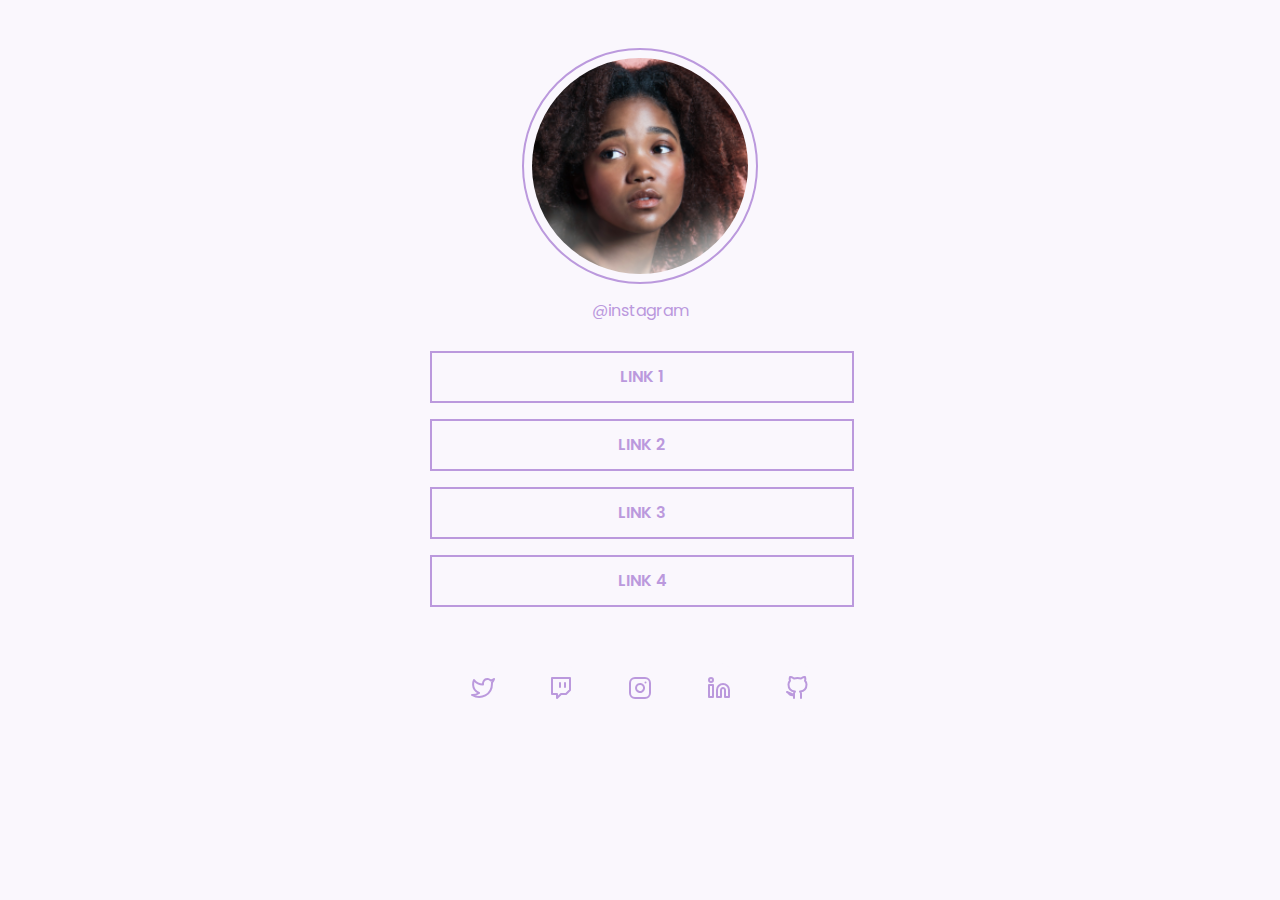
<file: challenges/social-tree/index.html>
<!DOCTYPE html>
<html lang="pt-br">
<head>
	<meta charset="UTF-8">
	<meta name="viewport" content="width=device-width, initial-scale=1.0">
	<title>Social Tree</title>
	<link rel="stylesheet" href="css/styles.css">
</head>
<body>
	<main class="tree">
		<div class="tree__profile">
			<div class="profile__picture">
				<img src="assets/img/profile-picture.png" alt="Profile picture">
			</div>
			<h1 class="profile__username">@instagram</h1>
		</div>
		<div class="tree__links">
			<ul class="links__list">
				<li class="list__item">
					<a href="">LINK 1</a>
				</li>
				<li class="list__item">
					<a href="">LINK 2</a>
				</li>
				<li class="list__item">
					<a href="">LINK 3</a>
				</li>
				<li class="list__item">
					<a href="">LINK 4</a>
				</li>
			</ul>
		</div>
		<div class="tree__socialmedias">
			<ul class="socialmedias__list">
				<li class="socialmedia__icon">
					<a href="">
						<img src="assets/svg/twitter.svg" alt="Twitter icon">
					</a>
				</li>
				<li class="socialmedia__icon">
					<a href="">
						<img src="assets/svg/twitch.svg" alt="Twitch icon">
					</a>
				</li>
				<li class="socialmedia__icon">
					<a href="">
						<img src="assets/svg/instagram.svg" alt="Instagram icon">
					</a>
				</li>
				<li class="socialmedia__icon">
					<a href="">
						<img src="assets/svg/linkedin.svg" alt="Linkedin icon">
					</a>
				</li>
				<li class="socialmedia__icon">
					<a href="">
						<img src="assets/svg/github.svg" alt="GitHub icon">
					</a>
				</li>
			</ul>
		</div>
	</main>
</body>
</html>
</file>
<file: challenges/login-form/css/styles.css>
@import url(reset.css);
@import url('https://fonts.googleapis.com/css2?family=Poppins:ital,wght@0,400;0,500;0,600;1,400;1,500;1,600&family=Roboto:ital,wght@0,400;0,500;1,400;1,500&display=swap');

:root {
	font-size: 16px;

	--font-primary: 'Poppins', Arial, sans-serif;
	--font-secondary: 'Roboto', Arial, sans-serif;
	
  --text-base: #afb6c2;
  --text-title: #d4ccb6;
  --background: #191816;
  --form-background: #24221f;
  --primary-color: #ffc632;
}

*,
*::before,
*::after {
  box-sizing: border-box;
}

html {
	font-family: var(--font-primary);
	background-color: var(--background);
}

.container {
	display: flex;
	max-width: 1440px;
	margin-left: auto;
	margin-right: auto;
}

.container__main {
	width: 50%;
	padding: 2.5rem;
}

.container__image {
	width: 50%;
	height: 100vh;
	object-fit: cover;
}
</file>
<file: challenges/portfolio/css/styles.css>
@import url(reset.css);
@import url('https://fonts.googleapis.com/css2?family=Merriweather+Sans:ital,wght@0,400;0,500;0,700;1,400;1,500;1,700&display=swap');

:root {
  --body-bg-color: #22212C;
  --text-color: #837E9F;
  --bg-cards: #302F3D;
  --bg-techs: #CB92B1;
  --profile-border: #00FF00;
}

html {
	font-family: 'Merriweather Sans', Arial, sans-serif;
	font-size: 16px;
	box-sizing: border-box;
	background-color: var(--body-bg-color);
}

.container {
	display: flex;
	gap: 3.75rem;
	max-width: 1440px;
	margin: 0 auto;
	padding: 2.5rem;
}

.sidebar {
	display: flex;
	flex-direction: column;
	gap: 2rem;
	width: 25%;
	min-width: 18.75rem;
}

.publications {
	display: flex;
	flex-direction: column;
	gap: 2rem;
	width: 70%;
	min-width: 18.75rem;
}

@media screen and (max-width: 768px) {
	.container {
		width: 70%;
		flex-wrap: wrap;
		margin-left: auto;
		margin-right: auto;
	}

	.sidebar,
	.publications {
		width: 100%;
	}
}

@media screen and (max-width: 480px) {
	.container {
		width: 18.75rem;
		padding: 2rem;
	}
}

.title__primary {
	color: var(--text-color);
	font-size: 1.4375rem;
	font-weight: 700;
}

.title__secondary {
	color: var(--text-color);
	font-size: 1.25rem;
	font-weight: 700;
}

.profile {
	display: flex;
	flex-direction: column;
	align-items: center;
	padding: 2rem 3rem 3rem 3rem;
	background-color: var(--bg-cards);
	border-radius: 1.25rem;
	box-shadow: 2px 2px 2px 1px rgba(0, 0, 0, 0.2);
}

.profile__img {
	width: 8rem;
	margin-bottom: 1.875rem;
	border: 2px solid var(--profile-border);
	border-radius: 50%;
}

.profile__name {
	margin-bottom: .625rem;
}

.profile__role {
	color: var(--text-color);
	font-size: .8125rem;
	font-weight: 400;
}

.socialmedias {
	padding: 2rem 2.5rem;
	background-color: var(--bg-cards);
	border-radius: 1.25rem;
	box-shadow: 2px 2px 2px 1px rgba(0, 0, 0, 0.2);
}

.socialmedias__list {
	display: flex;
	flex-direction: column;
	gap: 1.5rem;
}

.socialmedia__item a {
	display: flex;
	align-items: center;
	gap: 1.5rem;
	color: var(--text-color);
	font-size: .8125rem;
	font-weight: 500;
	text-decoration: none;
}

.tech {
	padding: 2rem 1.25rem;
	background-color: var(--bg-cards);
	border-radius: 1.25rem;
	box-shadow: 2px 2px 2px 1px rgba(0, 0, 0, 0.2);
}

.tech__title {
	margin-bottom: 1.25rem;
}

.tech__list {
	display: flex;
	flex-wrap: wrap;
	align-items: center;
	justify-content: center;
	gap: 1rem;
}

.tech__item {
	display: flex;
	align-items: center;
	justify-content: center;
	font-size: .625rem;
	font-weight: 700;
	text-transform: uppercase;
	width: 28%;
	height: 1.5rem;
	background-color: var(--bg-techs);
	border-radius: .75rem;
}

.experience,
.education {
	padding: 2rem 1.25rem;
	background-color: var(--bg-cards);
	border-radius: 1.25rem;
	box-shadow: 2px 2px 2px 1px rgba(0, 0, 0, 0.2);
}

.experience__title,
.education__title {
	margin-bottom: 1.25rem;
}

.experience__list,
.education__list {
	display: flex;
	flex-direction: column;
	color: var(--text-color);
	gap: 1rem;
	margin-left: 2.5rem;
	list-style-type: disc;
}

.experience__item p,
.education__item p {
	line-height: 1rem;
}

.experience__company,
.education__company {
	font-size: .875rem;
	font-weight: 700;
}

.experience__date,
.education__date {
	font-size: .75rem;
	font-weight: 400;
}

.experience__type,
.education__course {
	font-size: .75rem;
	font-weight: 500;
}

.publications {
	min-width: 18.75rem;
}

.section {
	display: flex;
	flex-direction: column;
	gap: 2rem;
}

.section__header {
	color: var(--text-color);
	padding: 2rem;
	background-color: var(--bg-cards);
	border-radius: 1.25rem;
	box-shadow: 2px 2px 2px 1px rgba(0, 0, 0, 0.2);
}

.projects__header {
	display: flex;
	align-items: center;
	justify-content: space-between;
}

.projects__header a {
	color: var(--text-color);
	font-size: 0.875rem;
	font-weight: 400;
	text-decoration: none;
}

.project__list {
	display: flex;
	justify-content: space-between;
	gap: 2rem;
}

@media screen and (max-width: 1080px) {
	.project__list {
		flex-wrap: wrap;
	}
}

.project__card {
	color: var(--text-color);
	padding: 2rem;
	background-color: var(--bg-cards);
	border-radius: 1.25rem;
	box-shadow: 2px 2px 2px 1px rgba(0, 0, 0, 0.2);
}

@media screen and (max-width: 1080px) {
	.project__card {
		width: 100%;
	}
}

.project__header {
	display: flex;
	align-items: center;
	margin-bottom: 1.5rem;
}

.project__header svg {
	margin-right: 1rem;
}

.project__header h3 {
	font-size: 1rem;
	font-weight: 700;
}

.project__description {
	font-size: .875rem;
	font-weight: 400;
	line-height: 1.25rem;
	margin-bottom: 2rem;
}

.project__footer {
	display: flex;
	align-items: center;
	justify-content: space-between;
}

.project__status,
.project__stars,
.project__branch,
.project__language {
	display: flex;
	align-items: center;
	font-size: .875rem;
	font-weight: 400;
}

.project__status {
	gap: 1rem;
}

.project__stars,
.project__branch,
.project__language {
	gap: .5rem;
}
.language__color {
	display: inline-block;
	width: 1rem;
	height: 1rem;
	background-color: #E7DE79;
	border:  2px solid var(--text-color);
	border-radius: 50%;
}

.posts__list {
	display: flex;
	flex-direction: column;
	gap: 2rem;
}

.post__link {
	text-decoration: none;
}

.post__card {
	display: flex;
	align-items: center;
	color: var(--text-color);
	padding: 2rem;
	background-color: var(--bg-cards);
	border-radius: 1.25rem;
	box-shadow: 2px 2px 2px 1px rgba(0, 0, 0, 0.2);
}

.post__author {
	width: 8rem;
	height: 8rem;
	margin-right: 1.25rem;
}

@media screen and (max-width: 960px) {
	.post__author {
		display: none;
	}
}

.post__title {
	font-size: 1.25rem;
	font-weight: 700;
	line-height: 1.75rem;
	margin-bottom: .5rem;
}

.post__date {
	font-size: .875rem;
	font-weight: 400;
	margin-bottom: 1.75rem;
}

.post__description {
	font-size: 1rem;
	font-weight: 400;
	line-height: 1.5rem;
	margin-bottom: 0.75rem;
}

.post__taglist {
	display: flex;
	align-items: center;
	flex-wrap: wrap;
	gap: .75rem;
}

.post__tag {
	font-size: .875rem;
	font-weight: 400;
}
</file>
<file: challenges/pricing-table/css/styles.css>
@import url(reset.css);
@import url('https://fonts.googleapis.com/css2?family=Open+Sans:ital,wght@0,400;0,600;0,700;1,400;1,600;1,700&display=swap');

:root {
	font-size: 16px;
	
  --yellow: #ffcc29;
  --blue: #1d539e;
  --gray: #828799;
  --white: #ffffff;
  --page-background: #f9fbfc;
  --divider-color: #eeeeee;
}

*,
*::before,
*::after {
  box-sizing: border-box;
}

html {
	font-family: 'Open Sans', Arial, sans-serif;
	background-color: var(--page-background);
}

.container {
	max-width: 1164px;
	padding-right: 2rem;
	padding-left: 2rem;
	margin-left: auto;
	margin-right: auto;
}

.header__background {
	position: absolute;
	top: 0;
	z-index: -1;
	width: 100%;
	height: 450px;
	background-color: var(--blue);
}

@media screen and (max-width: 560px) {
	.header__background {
		height: 550px;
	}
}

.header {
	margin-top: 6.25rem;
	padding-bottom: 4rem;
	text-align: center;
}

.header h1,
.header p {
	color: var(--white);
}

.header h1 {
	font-size: 3rem;
	font-weight: 800;
	line-height: 4rem;
	margin-bottom: 1.25rem;
}

.header p {
	max-width: 520px;
	margin-left: auto;
	margin-right: auto;
	font-size: 1.125rem;
	line-height: 1.5rem;
}

.main {
	display: flex;
	align-items: center;
	gap: 1.25rem;
	margin-bottom: 6.875rem;
}

.card {
	position: relative;
	width: calc(33% - .625rem);
	min-width: 285px;
	min-height: 470px;
	background-color: var(--white);
	box-shadow: 0px 1px 2px rgba(142, 150, 185, 0.25);
	border-radius: .5rem;
}

@media screen and (max-width: 960px) {
	.main {
		flex-wrap: wrap;
	}

	.card {
		width: 80%;
		margin-left: auto;
		margin-right: auto;
	}
}

@media screen and (max-width: 560px) {
	.card {
		width: 100%;
	}
}

.card__header {
	padding: 2rem 2rem 1.5rem;
}

.card__title {
	font-size: 1.125rem;
	font-weight: 600;
	line-height: 1.5rem;
}

.card__body {
	padding: 0 2rem 0;
}

.card__price {
	font-size: 2.25rem;
	font-weight: 800;
	line-height: 3rem;
	margin-bottom: .625rem;
}

.card__price span {
	font-size: 1.125rem;
}

.card__price span:last-child {
	color: var(--gray);
	font-weight: 400;
}

.card__description {
	color: var(--gray);
	font-size: .875rem;
	line-height: 1.125rem;
	margin-bottom: 1.25rem;
}

.card__divider {
	width: 100%;
	height: 1px;
	background-color: var(--divider-color);
}

.card__list {
	display: flex;
	flex-direction: column;
	gap: 1.25rem;
	margin-top: 1.25rem;
}

.list__item {
	color: var(--gray);
	display: flex;
	align-items: center;
	gap: 1rem;
	font-size: .875rem;
	font-weight: 600;
}

.card__popular {
	min-height: 490px;
}

.card__popular .card__header {
	display: flex;
	justify-content: space-between;
	align-items: center;
	background-color: var(--yellow);
	border-radius: .5rem .5rem 0 0;
	box-shadow: 0px 1px 2px rgba(142, 150, 185, 0.25);
}

.card__popular .card__header span {
	color: var(--white);
	display: inline-block;
	padding: .5rem 1.5rem;
	font-size: .75rem;
	background-color: var(--blue);
	border-radius: 2.5rem;
}

.card__popular .card__price {
	margin-top: .75rem;
}

.button {
	color: var(--blue);
	position: absolute;
	bottom: 2rem;
	width: calc(100% - 4rem);
	height: 48px;
	font-size: 1.125rem;
	font-weight: 600;
	text-transform: uppercase;
	background: none;
	border: solid 1px var(--blue);
	border-radius: .625rem;
}
</file>
<file: challenges/recipe-page/css/styles.css>
@import url(reset.css);
@import url('https://fonts.googleapis.com/css2?family=Roboto:ital,wght@0,400;0,700;1,400;1,700&display=swap');

:root {
	font-size: 16px;
	
  --body-bg-color: #EAEAEA;
  --recipe-bg-color: #FFFFFF;
  --text-color: #39393A;
  --title-color: #1B1B1B;
  --footer-color: #8F8F8F;
}

*,
*::before,
*::after {
  box-sizing: border-box;
}

html {
	font-family: 'Roboto', Arial, sans-serif;
	background-color: var(--body-bg-color);
}

.container {
  max-width: 90%;
  margin: 2rem auto;
  padding: 5rem 2rem 2rem 2rem;
  background-color: var(--recipe-bg-color);
  border-radius: 1rem;
}

.header__title {
  color: var(--title-color);
  font-size: 1.75rem;
  font-weight: 700;
  text-align: center;
  text-transform: uppercase;
  margin-bottom: 1.5rem;
}

.header figure img {
  width: 100%;
  height: 280px;
  object-fit: cover;
  border-radius: 1rem;
}

.header figure figcaption {
  color: var(--text-color);
  text-align: right;
  font-size: .75rem;
}

.recipe__title {
  color: var(--title-color);
  font-size: 1.25rem;
  font-weight: 700;
  text-align: center;
  text-transform: uppercase;
  margin: 2rem 0;
}

.recipe__list,
.recipe__info {
  color: var(--text-color);
  font-size: 1rem;
}

ul {
  list-style-type: disc;
  margin-left: 1.5rem;
}

ol {
  list-style-type: decimal;
  margin-left: 1.5rem;
}

li,
.recipe__info {
  line-height: 1.625rem;
  margin-bottom: 1rem;
}
</file>
<file: challenges/rocketblog/css/styles.css>
@import url(reset.css);
@import url('https://fonts.googleapis.com/css2?family=Poppins:ital,wght@0,700;1,700&family=Roboto:ital,wght@0,400;0,700;1,400;1,700&display=swap');

:root {
	font-size: 16px;

	--font-primary: 'Roboto', Arial, sans-serif;
	--font-secondary: 'Poppins', Arial, sans-serif;
	
  --purple-bg: #290742;
  --dark-bg: #170027;
  --button-bg: #9e6dc2;
  --white: #fff;
  --light-purple: #fbf6ff;
  --green: #4fff4b;
  --line-purple: #f2e7fa;
}

*,
*::before,
*::after {
  box-sizing: border-box;
}

html {
	font-family: var(--font-primary);
	background-color: var(--light-purple);
}

.container {
	max-width: 1440px;
	padding: 0 135px;
	margin-left: auto;
	margin-right: auto;
}

@media screen and (max-width: 960px) {
  .container {
    padding: 0 80px;
  }
}

@media screen and (max-width: 700px) {
  .container {
    padding: 0 60px;
  }
}

@media screen and (max-width: 425px) {
  .container {
    padding: 0 40px;
  }
}

.header {
  background-color: var(--purple-bg);
}

.header .container {
  display: flex;
  justify-content: space-between;
  align-items: center;
  padding-top: 4rem;
  padding-bottom: 4rem;
}

@media screen and (max-width: 700px) {
  .header .container {
    padding-top: 3rem;
    padding-bottom: 3rem;
  }
}

.header__logo {
  width: 10rem;
}

.header__nav ul {
  display: flex;
  align-items: center;
  gap: 2rem;
}

@media screen and (max-width: 1200px) {
  .header__nav {
    display: none;
  }
}

.nav__link {
  color: var(--white);
  font-size: 1.125rem;
  line-height: 1.25rem;
  text-decoration: none;
}

.nav__link-active {
  font-weight: 700;
  padding-left: .125rem;
  border-left: 2px solid var(--green);
}

.header__search {
  display: flex;
  align-items: center;
  width: 300px;
  height: 44px;
}

@media screen and (max-width: 700px) {
  .header__search {
    display: none;
  }
}

.search__input,
.search__button {
  margin: 0;
  border: none;
  border-radius: none;
  background: none;
}

.search__input {
  color: var(--white);
  width: 77.5%;
  padding: .875rem 1.5rem;
  border-radius: .25rem 0 0 .25rem;
  background-color: var(--dark-bg);
}

.search__button {
  width: 22.5%;
  height: 100%;
  border-radius: 0 .25rem .25rem 0;
  background-color: var(--button-bg);
  cursor: pointer;
}

.main {
  background-color: var(--purple-bg);
  padding-bottom: 4rem;
  border-bottom: 5px solid var(--green);
}

.main .container {
  display: flex;
  justify-content: space-between;
  gap: 2rem;
}

.main__content,
.main__image {
  width: 50%;
}

@media screen and (max-width: 1100px) {
  .main .container {
    flex-direction: column;
  }

  .main__content,
  .main__image {
    width: 100%;
  }

  .main__content {
    order: 1;
  }
}

.main__image img {
  width: 100%;
  height: 100%;
  object-fit: cover;
  border-radius: .5rem;
}

.main__title {
  color: var(--button-bg);
  font-family: var(--font-secondary);
  font-size: 2.25rem;
  font-weight: 700;
  line-height: 3.375rem;
  margin-bottom: 1rem;
}

@media screen and (max-width: 700px) {
  .main__title {
    font-size: 1.75rem;
    line-height: 2.625rem;
  }
}

.main__text {
  color: var(--light-purple);
  font-size: 1.125rem;
  line-height: 1.6875rem;
  margin-bottom: 1.5rem;
}

.main__readmore {
  color: var(--button-bg);
  display: flex;
  align-items: center;
  font-size: 1.125rem;
  font-weight: 700;
  line-height: 1.6875rem;
  margin-bottom: 1.5rem;
  gap: .5rem;
}

.posts__section {
  margin-top: 4rem;
  margin-bottom: 4rem;
}

.post__image {
  width: 100%;
  margin-bottom: 1rem;
}

.post__date,
.post__text {
  display: block;
  font-size: 1rem;
  line-height: 1.5rem;
  margin-bottom: .5rem;
}

.post__text {
  margin-bottom: 0;
}

.post__title {
  color: var(--dark-bg);
  font-size: 1.5rem;
  font-weight: 700;
  line-height: 2.25rem;
  margin-bottom: .5rem;
}

.posts__primary {
  display: flex;
  justify-content: space-between;
  gap: 10%;
  margin-bottom: 4rem;
}

@media screen and (max-width: 880px) {
  .posts__primary {
    flex-direction: column;
    gap: 0;
  }
}

.post__main img {
  width: 100%;
}

.post__main {
  width: 50%;
}

.post__main .post__date,
.post__main .post__title {
  margin-bottom: 1rem;
}

.post__others {
  width: 40%;
}

.post__others .post:first-child {
  padding-bottom: 1.5rem;
  border-bottom: 1px solid var(--line-purple);
}

.post__others .post:last-child {
  padding-top: 1.5rem;
}

@media screen and (max-width: 880px) {
  .post__main {
    width: 100%;
  }

  .post__others {
    width: 100%;
  }

  .post__others .post:first-child,
  .post__others .post:last-child {
    border: none;
    padding-bottom: 0;
    padding-top: 3rem;
  }
}

.posts__secondary {
  display: flex;
  gap: 2rem;
}

.posts__secondary .post {
  width: 33%;
}

@media screen and (max-width: 880px) {
  .posts__secondary {
    flex-direction: column;
    gap: 3rem;
  }

  .posts__secondary .post {
    width: 100%;
  }
}
</file>
<file: challenges/rocketnews/css/styles.css>
@import url(reset.css);
@import url('https://fonts.googleapis.com/css2?family=League+Spartan:wght@400;500;700&family=Work+Sans:ital,wght@0,400;0,500;0,700;1,400;1,500;1,700&display=swap');

:root {
  --body-bg-color: #121214;
  --text-color: #E1E1E6;
  --title-color: #04D361;
  --form-color: #A8A8A8;
  --bg-button-color: #8257e5;
}

html {
	font-family: 'League Spartan', Arial, sans-serif;
	font-size: 16px;
	box-sizing: border-box;
	background-color: var(--body-bg-color);
}

.background__image {
	position: absolute;
	z-index: -1;
	right: 0;
	width: 50%;
	height: 100vh;
	background-image: url('../assets/img/read_news-small.jpg');
	background-size: cover;
	background-position: top right;
}

@media screen and (max-width: 1024px) {
	.background__image {
		display: none;
	}
}

.header {
	width: 50%;
	padding: 3rem 2rem 0;
}

.header__logo {
	width: 24rem;
}

@media screen and (max-width: 1024px) {
	.header {
		width: 80%;
		margin-left: auto;
		margin-right: auto;
	}

	.header__logo {
		width: 100%;
	}
}

.main {
	gap: .5rem;
	width: 50%;
	margin-top: 5.75rem;
}

.main__text {
	display: flex;
	flex-direction: column;
	gap: .5rem;
	color: var(--text-color);
	padding-left: 2rem;
	padding-right: 2rem;
	margin-bottom: 3rem;
}

.main__text h1 {
	color: var(--title-color);
	font-size: 1.5rem;
	font-weight: 700;
}

.main__text h2 {
	font-size: .875rem;
	font-weight: 700;
}

.main__text p {
	font-size: .875rem;
	font-weight: 400;
}

@media screen and (max-width: 1024px) {
	.main {
		width: 80%;
		margin-left: auto;
		margin-right: auto;
	}

	.main__text {
		padding: 0;
	}
}

.form {
	width: 60%;
	padding: 0 2rem;
}

@media screen and (max-width: 1024px) {
	.form {
		width: 80%;
		margin-left: auto;
		margin-right: auto;
	}
}

.form form {
	display: flex;
	flex-wrap: wrap;
	align-items: center;
}

.form label {
	color: var(--form-color);
	width: 100%;
	font-size: .875rem;
	font-weight: 700;
	padding-bottom: 1rem;
}

.form input,
.form button {
	display: inline-block;
	margin: 0;
	padding: 0;
	border: 0;
	height: 3rem;
	filter: drop-shadow(4px 10px 15px rgba(0, 0, 0, 0.5));
}

.form input {
	width: 90%;
	font-size: .75rem;
	font-weight: 400;
	padding-left: .625rem;
	padding-right: .625rem;
	border-left: 5px solid var(--title-color);
}

@media screen and (max-width: 1280px) {
	.form input {
		width: 80%;
	}
}

@media screen and (max-width: 1024px) {
	.form input {
		width: 88%;
	}
}

@media screen and (max-width: 768px) {
	.form input {
		width: 80%;
	}
}

@media screen and (max-width: 480px) {
	.form input {
		width: 71%;
	}
}

@media screen and (max-width: 320px) {
	.form input {
		width: 64%;
	}
}

.form button {
	display: flex;
	align-items: center;
	justify-content: center;
	width: 3rem;
	background-color: var(--bg-button-color);
}

.form button svg {
	color: var(--text-color);
}

.readmore a {
	display: flex;
	align-items: center;
	gap: .5rem;
	color: var(--bg-button-color);
	text-decoration: none;
	font-size: .875rem;
	font-weight: 700;
	width: 50%;
	padding: 0 2rem;
	margin: 3rem 0;
}

@media screen and (max-width: 1024px) {
	.readmore a {
		width: 80%;
		margin-left: auto;
		margin-right: auto;
	}
}
</file>
<file: challenges/rocketshoes/css/styles.css>
@import url(reset.css);
@import url('https://fonts.googleapis.com/css2?family=Roboto:ital,wght@0,400;0,700;1,400;1,700&display=swap');

:root {
	font-size: 16px;

	--font-primary: 'Roboto', Arial, sans-serif;
	
  --button: #FF0000;
  --button-text: #fff;
  --main-background: #C4C4C4;
  --background: #E5E5E5;
  --text: #000;
  --footer: #000;
  --text-description: #9C9696;
}

*,
*::before,
*::after {
  box-sizing: border-box;
}

html {
	font-family: var(--font-primary);
	background-color: var(--background);
}

.container {
  position: relative;
	max-width: 1440px;
	margin-left: auto;
	margin-right: auto;
}

.header {
  position: absolute;
  display: flex;
  justify-content: space-between;
  align-items: center;
  width: 100%;
  padding: 2.5rem 3.75rem 0;
}

.header__logo img {
  width: 52px;
}

.header__nav {
  width: 50%;
}

.nav__list {
  display: flex;
  justify-content: space-between;
}

.nav__link {
  color: var(--text);
  font-size: 1.5rem;
  font-weight: 700;
  text-decoration: none;
  text-transform: uppercase;
}

.header__search {
  position: relative;
  width: 220px;
}

.search__input {
  width: 100%;
  height: 44px;
  padding-left: 44px;
  border: none;
  border-radius: none;
  background-color: var(--button-text);
}

.search__icon {
  position: absolute;
  top: 10px;
  left: 10px;
  z-index: 2;
  width: 24px;
  height: 24px;
  background: url(../assets/svg/icon-search.svg);
}

.main {
  display: flex;
  justify-content: space-between;
  align-items: center;
}

.main__text {
  display: flex;
  flex-direction: column;
  gap: 2rem;
  width: 37.5%;
  padding: 0 4.5rem 0 6.875rem;
}

.product__title {
  font-size: 3.75rem;
  font-weight: 700;
  line-height: 4.375rem;
}

.product__description {
  color: var(--text-description);
  font-size: 1rem;
  font-weight: 700;
  line-height: 1.25rem;
}

.product__price {
  font-size: 2.5rem;
  font-weight: 700;
  line-height: 3rem;
}

.product__buy {
  color: var(--button-text);
  width: 274px;
  height: 90px;
  font-size: 1.5rem;
  font-weight: 700;
  line-height: 1.75rem;
  text-transform: uppercase;
  border: none;
  background-color: var(--button);
  cursor: pointer;
}

.main__product {
  display: flex;
  flex-direction: column;
  justify-content: center;
  align-items: center;
  width: 62.5%;
  padding: 10.625rem 1.125rem 2.5rem;
  background-color: var(--main-background);
}

.product__image-amplified {
  cursor: pointer;
}

.product__gallery {
  display: flex;
  justify-content: center;
  gap: 2.25rem;
}

.product__image {
  width: 33%;
  cursor: pointer;
}

.product__image-active {
  border-bottom: 5px solid var(--button);
}

.footer {
  display: flex;
  align-items: center;
  width: 100%;
  height: 166px;
}

.footer__social {
  flex-grow: 2;
}

.footer__social ul {
  display: flex;
  justify-content: space-around;
}

.social__link {
  color: var(--text);
  font-size: 1.5rem;
  font-weight: 700;
  text-decoration: none;
  text-transform: uppercase;
}

.footer__explore {
  display: flex;
  justify-content: center;
  align-items: center;
  width: 30%;
  height: 100%;
  background-color: var(--footer);
}

.footer__explore a {
  color: var(--button-text);
  display: flex;
  justify-content: center;
  align-items: center;
  gap: .875rem;
  font-size: 1.5rem;
  font-weight: 700;
  text-decoration: none;
  text-transform: uppercase;
}
</file>
<file: challenges/social-tree/css/styles.css>
@import url(reset.css);
@import url('https://fonts.googleapis.com/css2?family=Poppins:ital,wght@0,300;0,600;1,300;1,600&display=swap');

:root {
  --body-bg-color: #FAF7FD;
  --purple: #BB99DD;
  --soft-purple: #DDD0E9;
  --text-hover-color: #FAF7FD;
}

html {
	font-family: 'Poppins', Arial, sans-serif;
	font-size: 16px;
	box-sizing: border-box;
	background-color: var(--body-bg-color);
}

.tree {
	max-width: 420px;
	padding: 3rem;
	margin-left: auto;
	margin-right: auto;
	display: flex;
	flex-direction: column;
	justify-content: center;
	align-items: center;
}

.tree__profile {
	display: flex;
	flex-direction: column;
	align-items: center;
	margin-bottom: 2rem;
}

.profile__picture img {
	width: 13.5rem;
	padding: 0.5rem;
	margin-bottom: 1rem;
	border-radius: 50%;
	border: 2px solid var(--purple);
	transition: .5s;
}

.profile__picture img:hover {
	background-color: var(--purple);
}

.profile__username {
	color: var(--purple);
	font-size: 1rem;
}

.tree__links {
	width: 100%;
	margin-bottom: 3.5rem;
}

.links__list {
	display: flex;
	flex-direction: column;
	gap: 1rem;
}

.list__item a {
	display: block;
	color: var(--purple);
	text-decoration: none;
	font-size: 1rem;
	font-weight: 600;
	text-align: center;
	padding: 1rem 0;
	width: 100%;
	border: 2px solid var(--purple);
	transition: .5s;
}

.list__item a:hover {
	color: var(--text-hover-color);
	background-color: var(--purple);
}

.tree__socialmedias {
	width: 100%;
}

.socialmedias__list {
	display: flex;
	justify-content: space-evenly;
	align-items: center;
	width: 100%;
}

.socialmedia__icon{
	display: flex;
	align-items: center;
	justify-content: center;
	width: 2rem;
	height: 2rem;
	border-radius: 50%;
	padding: 0.5rem;
	border: 2px solid var(--body-bg-color);
	transition: .5s;
}

.socialmedia__icon:hover {
	border: 2px solid var(--purple);
}
</file>
